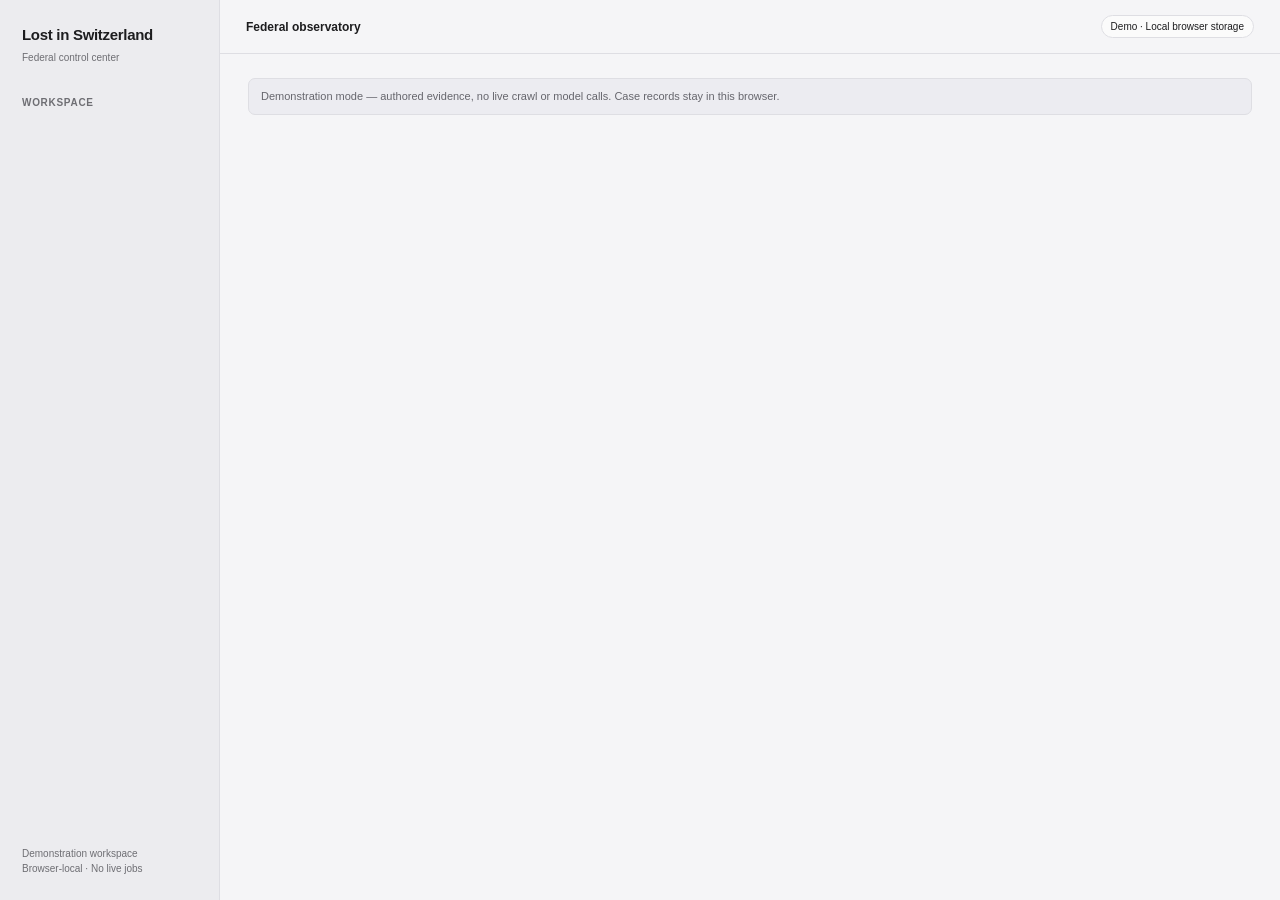
<file: track_2a/web/pages/index.html>
<!doctype html>
<html lang="en"><head><meta charset="utf-8"><meta name="viewport" content="width=device-width,initial-scale=1">
<meta http-equiv="Content-Security-Policy" content="default-src 'none'; script-src 'self'; style-src 'self'; connect-src 'none'; img-src 'none'; base-uri 'none'; form-action 'none'">
<meta name="description" content="Explore Lost in Switzerland: a federal multilingual quality observatory. Interactive demonstration with authored evidence.">
<title>Lost in Switzerland · Federal observatory</title><link rel="stylesheet" href="./style.css"></head>
<body><aside><div class="brand">Lost in Switzerland<small>Federal control center</small></div><div class="label">Workspace</div><nav id="navigation" aria-label="Main navigation"></nav><div class="runtime">Demonstration workspace<br>Browser-local · No live jobs</div></aside>
<main><header class="toolbar"><strong id="breadcrumb">Federal observatory</strong><span class="chip">Demo · Local browser storage</span></header><div class="content"><div class="alert">Demonstration mode — authored evidence, no live crawl or model calls. Case records stay in this browser.</div><div id="error" class="error" role="alert" hidden></div><div id="view"></div></div></main>
<script type="application/json" id="fixture">__PUBLIC_FIXTURE__</script><script src="./app.js"></script><noscript>This demonstration needs JavaScript. The local Python application remains available in the repository.</noscript></body></html>
</file>
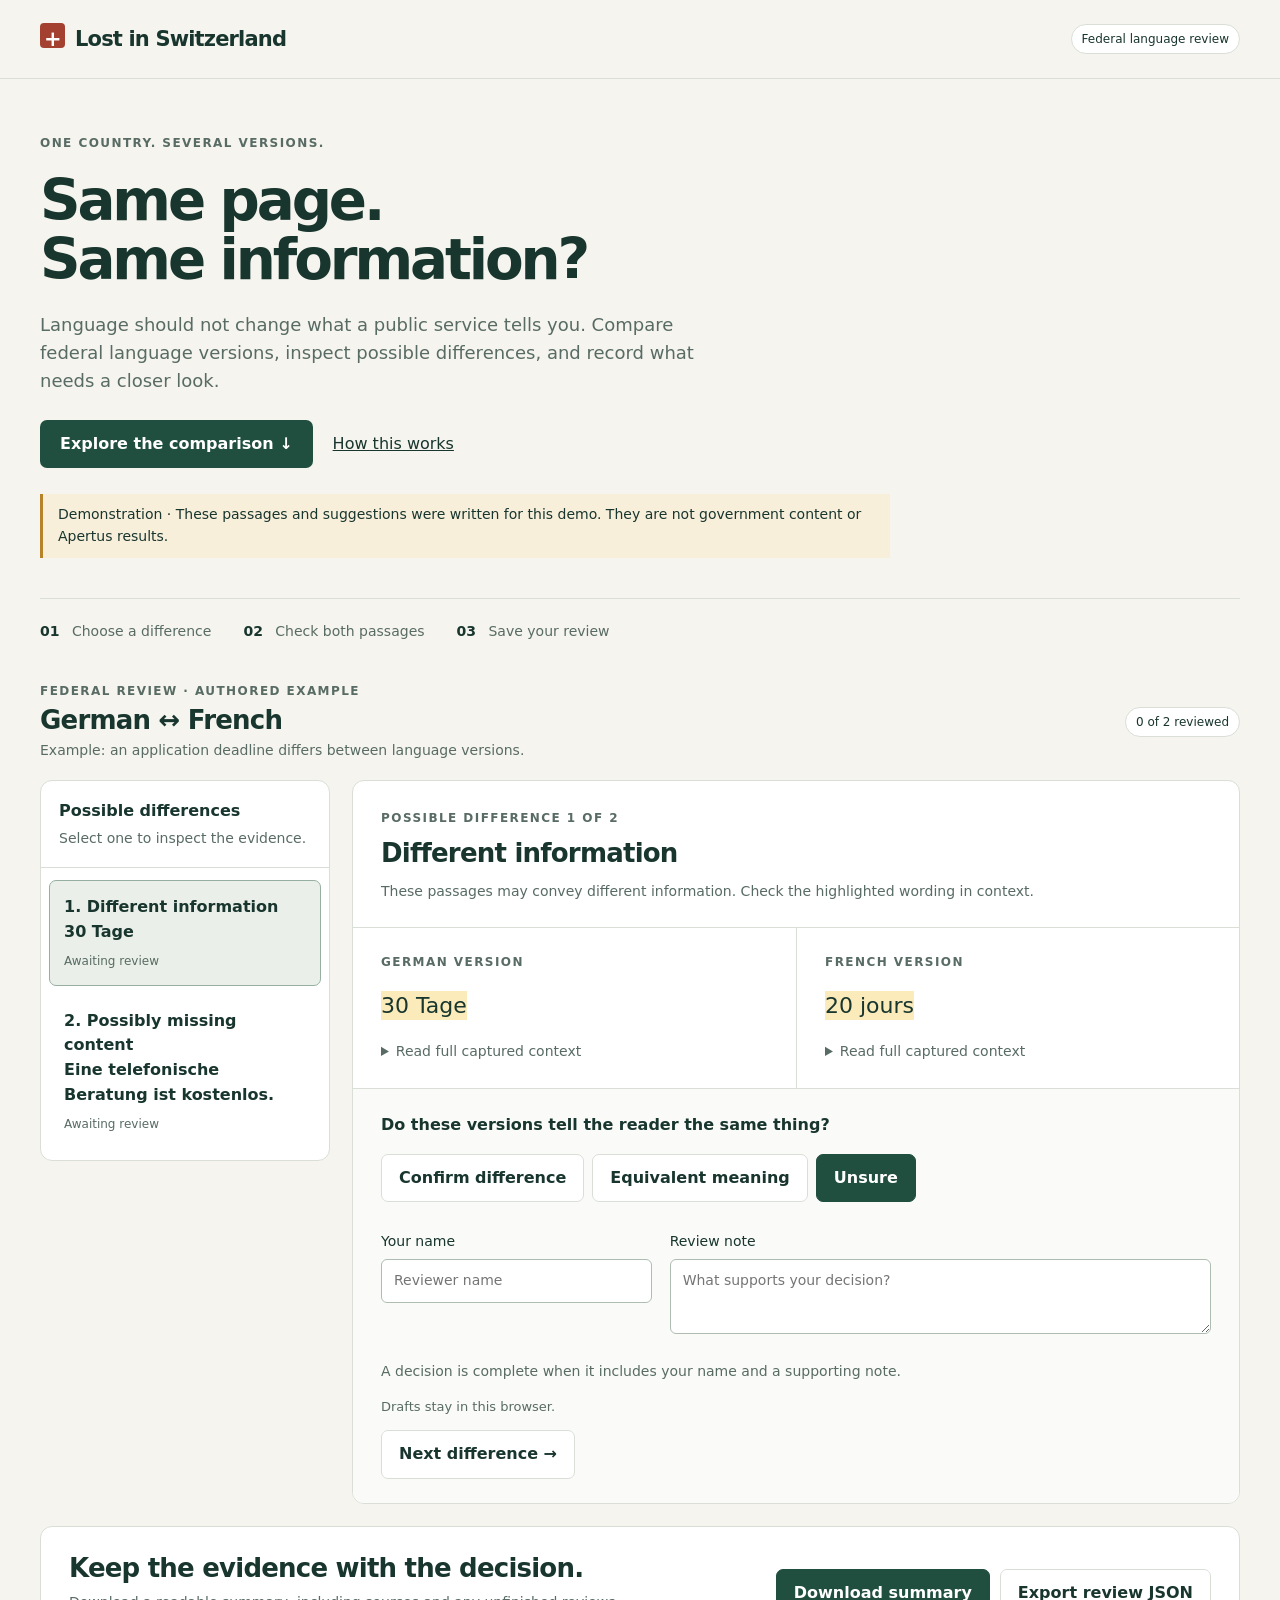
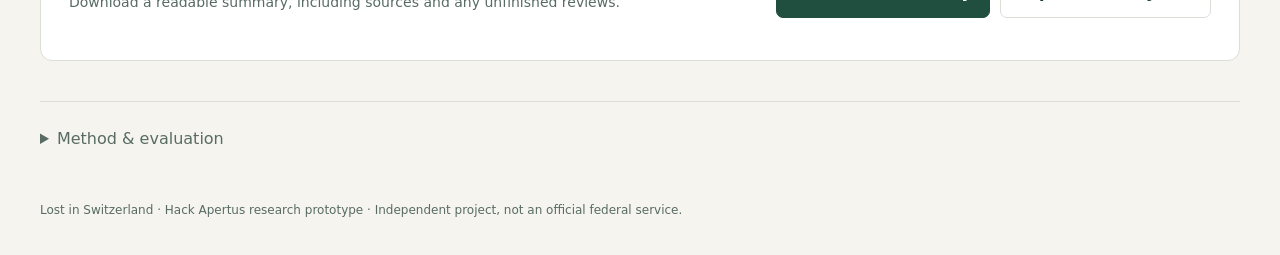
<file: track_2a/live_government_pilot/federal-desk-demo.html>
<!doctype html>
<html lang="en"><head><meta charset="utf-8"><meta name="viewport" content="width=device-width,initial-scale=1">
<title>Lost in Switzerland — Federal language review</title>
<style>
:root{--ink:#18352e;--muted:#586b64;--paper:#f5f4ee;--line:#d9dfd7;--green:#204e3f;--amber:#fbebba;--red:#a44030}*{box-sizing:border-box}body{margin:0;background:var(--paper);color:var(--ink);font:16px/1.55 system-ui,sans-serif}button,input,textarea{font:inherit}button,a,input,textarea{outline-offset:5px}button{cursor:pointer}button:disabled{cursor:not-allowed;opacity:.45}a{color:inherit}button{border:1px solid var(--line);border-radius:7px;padding:11px 17px;background:white;color:var(--ink);font-weight:600}.primary{background:var(--green);color:white;border-color:var(--green)}button:hover:not(:disabled){filter:brightness(.94)}.wrap{max-width:1320px;margin:auto;padding:0 40px}.top{border-bottom:1px solid var(--line)}.top .wrap{display:flex;align-items:center;justify-content:space-between;gap:20px;min-height:78px}.brand{font-weight:750;letter-spacing:-.04em;font-size:21px}.cross{display:inline-grid;place-items:center;background:var(--red);color:white;width:25px;height:25px;margin-right:10px;border-radius:4px}.eyebrow{font-size:12px;font-weight:750;letter-spacing:.12em;text-transform:uppercase;color:var(--muted)}.tag{font-size:12px;border:1px solid var(--line);border-radius:30px;padding:5px 10px;display:inline-block;background:white}h1{font-size:clamp(35px,4.4vw,62px);line-height:1.05;letter-spacing:-.055em;max-width:850px;margin:18px 0 22px;font-weight:650}h2{font-size:26px;letter-spacing:-.03em;line-height:1.2}h3{font-size:20px;letter-spacing:-.02em}.hero{padding:55px 0 40px}.hero p{max-width:680px;font-size:18px;color:var(--muted)}.intro-actions{display:flex;gap:20px;align-items:center;margin-top:25px}.notice{margin-top:26px;border-left:3px solid #b6822a;padding:10px 15px;background:#f8efdb;font-size:14px;max-width:850px}.steps{display:flex;gap:32px;border-top:1px solid var(--line);padding:22px 0;color:var(--muted);font-size:14px}.steps b{color:var(--ink);margin-right:8px}.workspace{scroll-margin-top:25px;margin-bottom:35px}.heading{display:flex;align-items:center;justify-content:space-between;gap:24px;margin:18px 0}.heading h2{margin:4px 0}.muted{color:var(--muted);font-size:14px}.layout{display:grid;grid-template-columns:290px minmax(0,1fr);gap:22px;align-items:start}.panel{border:1px solid var(--line);background:white;border-radius:12px;overflow:hidden}.list-head{padding:18px;border-bottom:1px solid var(--line)}.list-head p{margin:4px 0 0}#findings{padding:8px}.finding{width:100%;text-align:left;margin:4px 0;border-color:transparent;background:transparent;padding:14px}.finding[aria-pressed=true]{background:#eaf0e9;border-color:#96afa1}.finding span{display:block}.finding .muted{font-weight:400;font-size:12px;margin-top:7px}.detail-head{padding:24px 28px;border-bottom:1px solid var(--line)}.detail-head h2{margin:8px 0 12px}.detail-head p{margin:0}.evidence{display:grid;grid-template-columns:1fr 1fr}.source{padding:25px 28px;min-width:0}.source+ .source{border-left:1px solid var(--line)}blockquote{margin:18px 0;font-size:22px;line-height:1.55;overflow-wrap:anywhere}mark{background:var(--amber);padding:2px 0;color:inherit}.source details{font-size:14px}.source details p{white-space:pre-wrap;overflow-wrap:anywhere}summary{cursor:pointer;color:var(--muted)}.review{border-top:1px solid var(--line);padding:24px 28px;background:#fafbf8}.choices{display:flex;gap:8px;flex-wrap:wrap;margin:16px 0}.choices button[aria-pressed=true]{background:var(--green);color:white;border-color:var(--green)}label{display:block;font-size:14px;margin:13px 0}input[type=text],textarea{display:block;width:100%;padding:10px 12px;border:1px solid #aebcb2;border-radius:6px;background:white;color:var(--ink);margin-top:6px}textarea{resize:vertical;min-height:75px}.fields{display:grid;grid-template-columns:1fr 2fr;gap:18px}.feedback{font-size:13px;min-height:20px;color:var(--muted)}.export{padding:26px 28px;margin-top:22px;display:flex;justify-content:space-between;align-items:center;gap:25px}.export h2{margin:0 0 8px}.buttons{display:flex;gap:10px;flex-wrap:wrap}.empty{padding:45px}.method{padding:25px 0;border-top:1px solid var(--line);margin-top:40px}.method p{max-width:850px;font-size:14px;color:var(--muted)}footer{padding:25px 0 35px;font-size:12px;color:var(--muted)}[hidden]{display:none!important}.skip{position:absolute;left:-9999px}.skip:focus{left:20px;top:10px;background:white;padding:10px;z-index:2}@media(max-width:850px){.wrap{padding:0 20px}.layout{grid-template-columns:1fr}.hero{padding-top:35px}.steps{gap:16px;flex-wrap:wrap}.export{display:block}.buttons{margin-top:18px}.heading{align-items:start}.fields{grid-template-columns:1fr;gap:0}}@media(max-width:560px){.evidence{grid-template-columns:1fr}.source+.source{border-left:0;border-top:1px solid var(--line)}.top .wrap{min-height:65px}.brand{font-size:17px}.top .tag{display:none}.brand{white-space:nowrap}.detail-head,.source,.review{padding:20px}.intro-actions{align-items:start;flex-direction:column}.heading{flex-direction:column;gap:5px}blockquote{font-size:20px}}@media(prefers-reduced-motion:no-preference){html{scroll-behavior:smooth}}@media print{.hero,.top,.steps,button,.choices,.fields,footer{display:none}.layout{display:block}.panel{break-inside:avoid}}
</style></head><body>
<a class="skip" href="#workspace">Skip to comparison</a>
<header class="top"><div class="wrap"><div class="brand"><span class="cross" aria-hidden="true">+</span>Lost in Switzerland</div><span class="tag">Federal language review</span></div></header>
<main class="wrap"><section class="hero"><div class="eyebrow">One country. Several versions.</div><h1>Same page.<br>Same information?</h1><p>Language should not change what a public service tells you. Compare federal language versions, inspect possible differences, and record what needs a closer look.</p><div class="intro-actions"><a class="primary" style="padding:12px 20px;border-radius:7px;text-decoration:none;font-weight:650" href="#workspace" id="start">Explore the comparison ↓</a><a href="#method">How this works</a></div><div class="notice" id="notice"></div></section>
<div class="steps" aria-label="Review steps"><span><b>01</b> Choose a difference</span><span><b>02</b> Check both passages</span><span><b>03</b> Save your review</span></div>
<section class="workspace" id="workspace" tabindex="-1"><div class="heading"><div><div class="eyebrow" id="office"></div><h2 id="comparison"></h2><div class="muted" id="capture"></div></div><span class="tag" id="progress" role="status"></span></div>
<div class="layout"><aside class="panel"><div class="list-head"><strong>Possible differences</strong><p class="muted">Select one to inspect the evidence.</p></div><div id="findings"></div></aside><section class="panel" id="detail" aria-label="Selected difference"></section></div>
<section class="panel export"><div><h2>Keep the evidence with the decision.</h2><div class="muted">Download a readable summary, including sources and any unfinished reviews.</div><div id="export-status" class="feedback" role="status"></div></div><div class="buttons"><button class="primary" id="summary">Download summary</button><button id="download">Export review JSON</button></div></section></section>
<details class="method" id="method"><summary>Method &amp; evaluation</summary><p>This workspace shows possible semantic differences, not an automatic verdict. Check the original passages and their context before confirming a difference. Missing content needs a check of the full source.</p><p id="method-description"></p><p>The research benchmark measures token-level agreement with human annotations. This review workspace is a separate application; no benchmark accuracy is claimed here. Analysis is prepared by the local runner; this page does not start inference or monitor websites.</p><p>Reviews are saved in this browser when storage is available. Reviewer names are self-declared. The JSON export remains a draft for validation with the project’s review command.</p></details>
<footer>Lost in Switzerland · Hack Apertus research prototype · Independent project, not an official federal service.</footer></main>
<script type="application/json" id="bundle">{"schema": "lost-in-switzerland/federal-desk/v1", "fixture": true, "left": {"schema": "live_government_pilot/v1", "artifact_kind": "fixture_capture", "profile": "bfe-federal", "source_url": "https://www.bfe.admin.ch/de/fixture", "canonical_url": "https://www.bfe.admin.ch/de/fixture", "locale": "de", "retrieved_at_utc": "2026-10-14T12:00:00+00:00", "sha256_html": "05d348748d29ed30bfe0a7fe0994b3b439fc99b4856f76a7b066640c8aa10e68", "extraction_revision": "lis-main-content-v1", "offset_basis": "Unicode code-point offsets into extracted_text after whitespace normalization", "extracted_text": "Antragsverfahren · Beispiel\nDie Frist beträgt 30 Tage.\nDer Antrag kann online eingereicht werden.\nEine telefonische Beratung ist kostenlos.", "sha256_extract": "8419df2f3d1432a1db084b9b609bc05642b952d0d443c4ee1b6aaf3148637a66", "blocks": [{"id": "block-001", "order": 0, "section_order": 1, "kind": "heading", "text": "Antragsverfahren · Beispiel", "start": 0, "end": 27}, {"id": "block-002", "order": 1, "section_order": 1, "kind": "paragraph", "text": "Die Frist beträgt 30 Tage.", "start": 28, "end": 54}, {"id": "block-003", "order": 2, "section_order": 1, "kind": "paragraph", "text": "Der Antrag kann online eingereicht werden.", "start": 55, "end": 97}, {"id": "block-004", "order": 3, "section_order": 1, "kind": "paragraph", "text": "Eine telefonische Beratung ist kostenlos.", "start": 98, "end": 139}], "rights_note": "Project-authored synthetic fixture", "fixture": true, "content_address": "sha256:05d348748d29ed30bfe0a7fe0994b3b439fc99b4856f76a7b066640c8aa10e68"}, "right": {"schema": "live_government_pilot/v1", "artifact_kind": "fixture_capture", "profile": "bfe-federal", "source_url": "https://www.bfe.admin.ch/fr/fixture", "canonical_url": "https://www.bfe.admin.ch/fr/fixture", "locale": "fr", "retrieved_at_utc": "2026-10-14T12:00:00+00:00", "sha256_html": "ff3b5a1f1d4db35a534b927f4578e3255c0948e396dacd4514fa0f82c1a226af", "extraction_revision": "lis-main-content-v1", "offset_basis": "Unicode code-point offsets into extracted_text after whitespace normalization", "extracted_text": "Procédure de demande · Exemple\nLe délai est de 20 jours.\nLa demande peut être déposée en ligne.", "sha256_extract": "9f5a22e926762d1546c7d2b29a3f0f529df274d4d0050a68201cb9f29a989f18", "blocks": [{"id": "block-001", "order": 0, "section_order": 1, "kind": "heading", "text": "Procédure de demande · Exemple", "start": 0, "end": 30}, {"id": "block-002", "order": 1, "section_order": 1, "kind": "paragraph", "text": "Le délai est de 20 jours.", "start": 31, "end": 56}, {"id": "block-003", "order": 2, "section_order": 1, "kind": "paragraph", "text": "La demande peut être déposée en ligne.", "start": 57, "end": 95}], "rights_note": "Project-authored synthetic fixture", "fixture": true, "content_address": "sha256:ff3b5a1f1d4db35a534b927f4578e3255c0948e396dacd4514fa0f82c1a226af"}, "provenance": {"rights_basis": "Project-authored synthetic fixture", "pairing_rationale": "Authored paired example", "reviewer": "fixture-author", "captured_at_utc": "2026-10-14T12:00:00+00:00", "left": {"url": "https://www.bfe.admin.ch/de/fixture", "language": "de"}, "right": {"url": "https://www.bfe.admin.ch/fr/fixture", "language": "fr"}}, "analysis": {"status": "complete", "parsed": [{"left": "30 Tage", "right": "20 jours", "kind": "CHANGE"}, {"left": "Eine telefonische Beratung ist kostenlos.", "right": "", "kind": "LEFT_ONLY"}], "candidates": [{"id": "e9aa8e1e96a098184bed74473ab9113af24426312fd1cdf60c8494c7318ea88c", "left": "30 Tage", "right": "20 jours", "kind": "CHANGE", "locations": {"left": [{"start": 46, "end": 53}], "right": [{"start": 47, "end": 55}]}, "evidence": "located", "absence_needs_full_source_review": false}, {"id": "d38abd006efcdb4dcc30ad84525264920be7fc41060328790f21303df9a48f2a", "left": "Eine telefonische Beratung ist kostenlos.", "right": "", "kind": "LEFT_ONLY", "locations": {"left": [{"start": 98, "end": 139}], "right": []}, "evidence": "located", "absence_needs_full_source_review": true}], "model_calls": 0, "method": "authored-fixture-output-not-model"}, "publication": "project_authored_fixture", "watch": "not_implemented", "digest": "fcdebfc778a24b34669254282d788aed0b08e4ea543ee3a6e43296cfc14f4892"}</script>
<script>
'use strict';
const b=JSON.parse(document.querySelector('#bundle').textContent),cs=b.analysis.candidates,key='federal-review:'+b.digest;
const $=s=>document.querySelector(s),el=(tag,text,cls)=>{const n=document.createElement(tag);if(text!==undefined)n.textContent=text;if(cls)n.className=cls;return n};
const langs={de:'German',fr:'French',it:'Italian',en:'English'},names={confirmed:'Difference confirmed',rejected:'Equivalent meaning',unresolved:'Unsure'},choices={confirmed:'Confirm difference',rejected:'Equivalent meaning',unresolved:'Unsure'};
let drafts={},selected=0,storageOK=true;
try{const saved=JSON.parse(localStorage.getItem(key)||'{}');for(const c of cs){const d=saved[c.id];if(d&&Object.hasOwn(names,d.state)&&typeof d.reviewer==='string'&&typeof d.reason==='string')drafts[c.id]={candidate_id:c.id,state:d.state,reviewer:d.reviewer,reason:d.reason,full_source_checked:d.full_source_checked===true}}}catch(e){storageOK=false}
for(const c of cs)drafts[c.id]??={candidate_id:c.id,state:'unresolved',reviewer:'',reason:'',full_source_checked:false};
$('#notice').textContent=b.fixture?'Demonstration · These passages and suggestions were written for this demo. They are not government content or Apertus results.':'Captured federal pages · Suggestions need human review. A detected difference is not yet a verified error.';
$('#office').textContent=b.fixture?'Federal review · Authored example':'Swiss Federal Office of Energy · Captured pages';
$('#comparison').textContent=langs[b.left.locale]+' ↔ '+langs[b.right.locale];
$('#capture').textContent=b.fixture?'Example: an application deadline differs between language versions.':'Source captures: '+b.left.retrieved_at_utc+' / '+b.right.retrieved_at_utc;
$('#method-description').textContent=b.fixture?'This demonstration makes zero model calls. The example illustrates the review workflow.':'Analysis status: '+b.analysis.status+'. Method: '+(b.analysis.provenance?.method||b.analysis.method||'Not run')+'.';
function title(c){if(c.kind==='CHANGE')return 'Different information';return 'Possibly missing content'}
function eligible(c,d){return c.evidence==='located'&&(!c.absence_needs_full_source_review||d.full_source_checked)}
function complete(c){const d=drafts[c.id];return d.state!=='unresolved'&&d.reviewer.trim()&&d.reason.trim()&&(d.state!=='confirmed'||eligible(c,d))}
function persist(){try{localStorage.setItem(key,JSON.stringify(drafts));storageOK=true}catch(e){storageOK=false}updateProgress();const f=$('#save-status');if(f)f.textContent=storageOK?'Draft saved in this browser.':'Browser storage unavailable. Download your review before closing.'}
function updateProgress(){const done=cs.filter(complete).length;$('#progress').textContent=done+' of '+cs.length+' reviewed';for(const [i,c] of cs.entries()){const btn=$('#finding-'+i);if(btn){btn.setAttribute('aria-pressed',String(i===selected));btn.querySelector('.muted').textContent=complete(c)?names[drafts[c.id].state]:'Awaiting review'}}}
function showSources(root,c){const grid=el('div',undefined,'evidence');for(const side of ['left','right']){const doc=b[side],a=el('article',undefined,'source');a.append(el('div',langs[doc.locale]+' version','eyebrow'));const quote=el('blockquote');if(c&&c[side])quote.append(el('mark',c[side]));else quote.textContent=c?'No counterpart identified. Check the full source.':'Full captured text';a.append(quote);const details=el('details');details.append(el('summary','Read full captured context'));for(const block of doc.blocks){const p=el(block.kind==='heading'?'h3':'p');const ranges=(c?.locations[side]||[]).filter(x=>x.start<block.end&&x.end>block.start).map(x=>[Math.max(0,x.start-block.start),Math.min(block.text.length,x.end-block.start)]).sort((a,b)=>a[0]-b[0]);let cursor=0;for(const [start,end] of ranges){if(start<cursor)continue;p.append(document.createTextNode(block.text.slice(cursor,start)),el('mark',block.text.slice(start,end)));cursor=end}p.append(document.createTextNode(block.text.slice(cursor)));details.append(p)}a.append(details);if(!b.fixture){const link=el('a','Open original page ↗');link.href=doc.source_url;link.target='_blank';link.rel='noopener noreferrer';a.append(link)}grid.append(a)}root.append(grid)}
function render(){const root=$('#detail');root.replaceChildren();if(!cs.length){const box=el('div',undefined,'empty');box.append(el('h2',b.analysis.status==='complete'?'No possible differences returned':b.analysis.status==='not_run'?'Ready for analysis':'Analysis did not produce usable results'),el('p',b.analysis.status==='complete'?'This does not establish that the pages are equivalent. You can still read both captured sources.':'Both sources remain available. The local runner prepares analysis; no automatic retry happens here.'));root.append(box);showSources(root,null);return}
const c=cs[selected],d=drafts[c.id],head=el('div',undefined,'detail-head');head.append(el('span','POSSIBLE DIFFERENCE '+(selected+1)+' OF '+cs.length,'eyebrow'),el('h2',title(c)),el('p',c.kind==='CHANGE'?'These passages may convey different information. Check the highlighted wording in context.':'The comparison suggests content appears in only one version. Check both full sources before confirming.','muted'));root.append(head);showSources(root,c);
const review=el('section',undefined,'review');review.append(el('strong','Do these versions tell the reader the same thing?'));
if(c.evidence!=='located')review.append(el('p','The excerpts could not be located uniquely. Confirmation is unavailable; inspect the sources and leave a note.','muted'));
if(c.absence_needs_full_source_review){const label=el('label'),check=el('input');check.type='checkbox';check.checked=d.full_source_checked;check.onchange=()=>{d.full_source_checked=check.checked;if(!eligible(c,d)&&d.state==='confirmed')d.state='unresolved';persist();render()};label.append(check,document.createTextNode(' I checked both full sources for the missing content.'));review.append(label)}
const group=el('div',undefined,'choices');group.setAttribute('role','group');group.setAttribute('aria-label','Review decision');for(const state of Object.keys(choices)){const btn=el('button',choices[state]);btn.setAttribute('aria-pressed',String(d.state===state));btn.disabled=state==='confirmed'&&!eligible(c,d);btn.onclick=()=>{d.state=state;persist();render();[...$('#detail').querySelectorAll('.choices button')].find(x=>x.textContent===choices[state])?.focus()};group.append(btn)}review.append(group);
const fields=el('div',undefined,'fields');for(const [field,labelText] of [['reviewer','Your name'],['reason','Review note']]){const label=el('label',labelText+(d.state==='unresolved'?'':' · required'));const input=el(field==='reason'?'textarea':'input');if(field==='reviewer')input.type='text';input.value=d[field];input.placeholder=field==='reason'?'What supports your decision?':'Reviewer name';input.oninput=()=>{d[field]=input.value;persist()};label.append(input);fields.append(label)}review.append(fields,el('p','A decision is complete when it includes your name and a supporting note.','muted'),el('p',storageOK?'Drafts stay in this browser.':'Storage unavailable. Download before closing.','feedback'));review.lastChild.id='save-status';if(selected<cs.length-1){const next=el('button','Next difference →');next.onclick=()=>select(selected+1,true);review.append(next)}root.append(review);updateProgress()}
function select(i,focus=false){selected=i;render();updateProgress();if(focus){$('#detail').tabIndex=-1;$('#detail').focus()}}
for(const [i,c] of cs.entries()){const button=el('button',undefined,'finding');button.id='finding-'+i;button.append(el('span',(i+1)+'. '+title(c)),el('span',((c.left||c.right).slice(0,65))),el('span','Awaiting review','muted'));button.onclick=()=>select(i,true);$('#findings').append(button)}
if(!cs.length)$('#findings').append(el('p','No suggestions to review.','muted'));render();updateProgress();
function download(content,type,name){const url=URL.createObjectURL(new Blob([content],{type}));const a=el('a');a.href=url;a.download=name;document.body.append(a);a.click();a.remove();setTimeout(()=>URL.revokeObjectURL(url),1000)}
$('#download').onclick=()=>{download(JSON.stringify({bundle_digest:b.digest,reviews:Object.values(drafts)},null,2),'application/json','federal-review-draft.json');$('#export-status').textContent='JSON draft downloaded. Incomplete reviews still need a name and note before validation.'};
$('#summary').onclick=()=>{const lines=['LOST IN SWITZERLAND — REVIEW SUMMARY',b.fixture?'AUTHORED DEMONSTRATION — NOT GOVERNMENT CONTENT OR MODEL RESULTS':'PRIVATE FEDERAL CAPTURE',new Date().toISOString(),''];for(const side of ['left','right'])lines.push(langs[b[side].locale]+': '+b[side].source_url,'Capture: '+b[side].retrieved_at_utc,'Source hash: '+b[side].sha256_extract);lines.push('','Analysis: '+b.analysis.status,'Method: '+(b.analysis.provenance?.method||b.analysis.method||'Not run'),'');for(const [i,c] of cs.entries()){const d=drafts[c.id];lines.push((i+1)+'. '+title(c),langs[b.left.locale]+': '+(c.left||'[No counterpart identified]'),langs[b.right.locale]+': '+(c.right||'[No counterpart identified]'),'Decision: '+(complete(c)?names[d.state]:'UNFINISHED — '+names[d.state]),'Reviewer: '+(d.reviewer||'Not supplied'),'Note: '+(d.reason||'Not supplied'),'Full sources checked: '+d.full_source_checked,'')}lines.push('Review bundle: '+b.digest,'Self-declared review; not an official finding. No suggestions does not establish equivalence.');download(lines.join('\n'),'text/plain;charset=utf-8','federal-review-summary.txt');$('#export-status').textContent='Readable summary downloaded, including unfinished reviews.'};
</script></body></html>
</file>
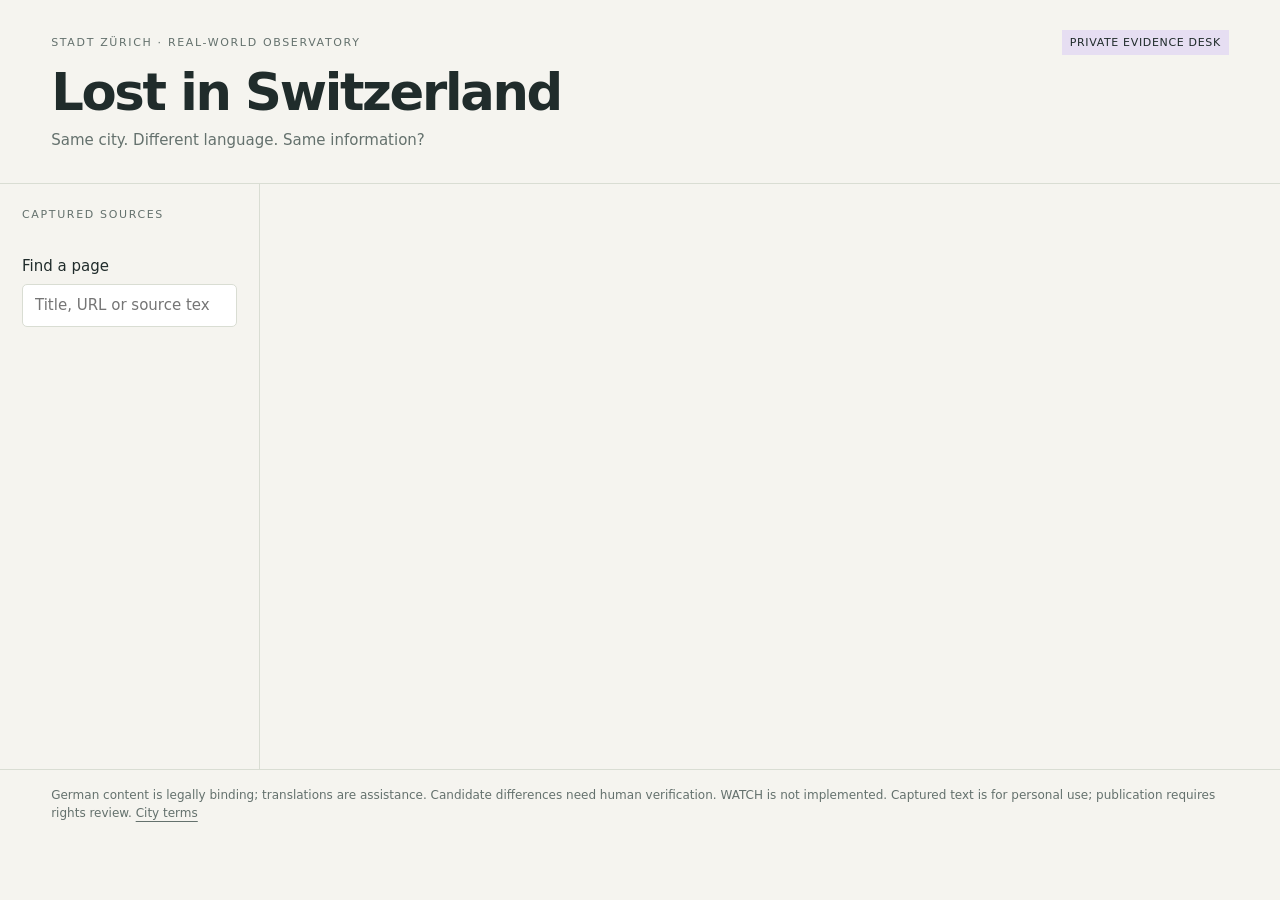
<file: track_2a/zurich_pilot/evidence_desk.html>
<!doctype html>
<html lang="en"><head><meta charset="utf-8"><meta name="viewport" content="width=device-width,initial-scale=1">
<meta http-equiv="Content-Security-Policy" content="default-src 'none'; script-src 'unsafe-inline'; style-src 'unsafe-inline'; connect-src 'none'; base-uri 'none'; form-action 'none'">
<title>Lost in Switzerland — Evidence desk</title>
<style>
:root{--paper:#f5f4ef;--ink:#202c2b;--muted:#64716d;--line:#d9ddd3;--green:#d9e7b3;--purple:#e6def2;--orange:#efd9bd}*{box-sizing:border-box}body{margin:0;background:var(--paper);color:var(--ink);font:15px/1.55 system-ui,-apple-system,BlinkMacSystemFont,"Segoe UI",sans-serif}button,input,select,textarea{font:inherit;color:inherit}button,select,input,textarea{border:1px solid var(--line);background:#fff;border-radius:5px;padding:9px 12px}button{cursor:pointer}button:hover{background:var(--green)}button:focus-visible,a:focus-visible,input:focus-visible,select:focus-visible,textarea:focus-visible{outline:3px solid #7774c0;outline-offset:2px}a{color:inherit;text-underline-offset:4px}header{padding:30px 4vw 22px;border-bottom:1px solid var(--line)}.eyebrow{font-size:11px;letter-spacing:.15em;text-transform:uppercase;color:var(--muted)}h1{font-size:clamp(30px,4vw,52px);letter-spacing:-.045em;line-height:1.06;margin:10px 0}header p{margin:8px 0;color:var(--muted)}.topline{display:flex;justify-content:space-between;gap:20px;align-items:center}.badge{display:inline-block;font-size:11px;text-transform:uppercase;letter-spacing:.06em;padding:4px 8px;background:var(--purple)}.layout{display:grid;grid-template-columns:260px minmax(0,1fr);min-height:65vh}aside{border-right:1px solid var(--line);padding:22px}aside button{display:block;width:100%;margin:9px 0;text-align:left;background:transparent;border:0;border-bottom:1px solid var(--line);border-radius:0;padding:15px 8px}aside button.active{background:var(--green)}aside small{display:block;color:var(--muted)}main{padding:24px 3vw;min-width:0}.metrics{display:flex;gap:25px;flex-wrap:wrap;margin:12px 0 20px}.metrics b{font-size:25px}.metrics span{font-size:12px;color:var(--muted)}.toolbar{display:flex;gap:10px;align-items:center;flex-wrap:wrap;margin:20px 0}.notice{padding:12px 16px;background:#eaece3;border-left:3px solid #869563;margin:15px 0}.grid{display:grid;grid-template-columns:1fr 1fr;gap:28px}.doc{min-width:0}.dochead{border-bottom:1px solid var(--line);padding-bottom:12px;margin-bottom:18px}.dochead h3{font-size:18px;margin:8px 0}.dochead small{display:block;color:var(--muted);word-break:break-word}.block{white-space:pre-wrap;overflow-wrap:anywhere;margin:10px 0}.block.heading{font-size:19px;font-weight:600;margin-top:24px}.block.list_item{border-left:2px solid var(--line);padding-left:14px}.block.table_row{font-family:ui-monospace,monospace;border-bottom:1px solid var(--line);padding:8px 0}.locator{display:block;font-size:10px;color:var(--muted)}mark{background:var(--orange);color:inherit;padding:1px 0}.candidate{border:1px solid var(--line);padding:17px;margin:10px 0;background:#fafaf7}.candidate.selected{border-color:#828d66;background:#f0f3e5}.candidate button{margin:8px 8px 0 0}.candidate p{margin:6px 0}.candidate small{color:var(--muted)}details{margin:18px 0;border-top:1px solid var(--line);padding-top:12px}pre{white-space:pre-wrap;overflow-wrap:anywhere;font-size:12px}.review{display:grid;gap:9px;margin-top:12px}.review label{display:grid;gap:4px}.empty{padding:40px 0;max-width:650px}.empty h2{font-size:28px;letter-spacing:-.025em}footer{border-top:1px solid var(--line);padding:16px 4vw;color:var(--muted);font-size:12px}.quiet{color:var(--muted)}@media(max-width:850px){.layout{grid-template-columns:1fr}aside{border-right:0;border-bottom:1px solid var(--line)}aside button{padding:8px}.grid{grid-template-columns:1fr}header{padding:22px}main{padding:20px}.topline{align-items:flex-start}}

.doc{border:1px solid var(--line);border-radius:6px;overflow:hidden;background:#fdfdfb}.dochead{padding:14px;margin:0;background:#f0f1e9}.dochead select{width:100%;margin-top:10px;font-size:12px}.source-body{max-height:65vh;overflow:auto;padding:12px 16px;position:relative;scrollbar-gutter:stable}.block-row{display:grid;grid-template-columns:25px minmax(0,1fr);gap:8px}.block-number{border:0;background:transparent;padding:12px 0;color:var(--muted);font:10px ui-monospace,monospace;align-self:start}.block{min-width:0}.tabs{display:flex;gap:8px;flex-wrap:wrap;border-bottom:1px solid var(--line);padding-bottom:10px;margin:15px 0}.tabs button.active{background:var(--ink);color:white}.value-list{display:flex;gap:8px;flex-wrap:wrap;margin:12px 0}.value-list button{font-size:12px}.value-list button.active{background:var(--green)}mark.fact{background:var(--green)}mark.search{background:#e9e1a4}.inspector{background:#eee8f6;padding:14px;margin:12px 0;font-size:12px;overflow-wrap:anywhere}.workflow{display:grid;grid-template-columns:repeat(4,1fr);gap:10px;margin:12px 0;font-size:12px}.workflow div{border-top:2px solid var(--line);padding-top:8px}.workflow small{display:block;color:var(--muted)}.toolbar input{min-width:140px;flex:1}.review-tools{display:flex;gap:8px;flex-wrap:wrap;margin:12px 0;font-size:12px}.review-tools input{max-width:100%;font-size:12px}.focused{background:#eee8f6}#announce{position:absolute;width:1px;height:1px;overflow:hidden;clip-path:inset(50%)}@media(max-width:850px){.source-body{max-height:55vh}.workflow{grid-template-columns:repeat(2,1fr)}.dochead{padding:12px}.tabs button{font-size:12px}}
.workflow div.done{border-top-color:#acbd84}
</style></head><body>
<header><div class="topline"><div class="eyebrow">Stadt Zürich · Real-world observatory</div><span class="badge">Private evidence desk</span></div><h1>Lost in Switzerland</h1><p>Same city. Different language. Same information?</p></header>
<div class="layout"><aside><div class="eyebrow">Captured sources</div><div id="metrics" class="metrics"></div><label for="search">Find a page</label><input id="search" type="search" placeholder="Title, URL or source text" style="width:100%;margin-top:6px"><div id="nav"></div></aside><main id="content"></main></div>
<footer>German content is legally binding; translations are assistance. Candidate differences need human verification. WATCH is not implemented. Captured text is for personal use; publication requires rights review. <a href="https://www.stadt-zuerich.ch/de/service/rechtliche-hinweise.html" target="_blank" rel="noopener noreferrer">City terms</a></footer>
<div id="announce" aria-live="polite"></div><script type="application/json" id="desk-data">__DESK_DATA__</script>
<script>
__DESK_SCRIPT__
</script></body></html>
</file>
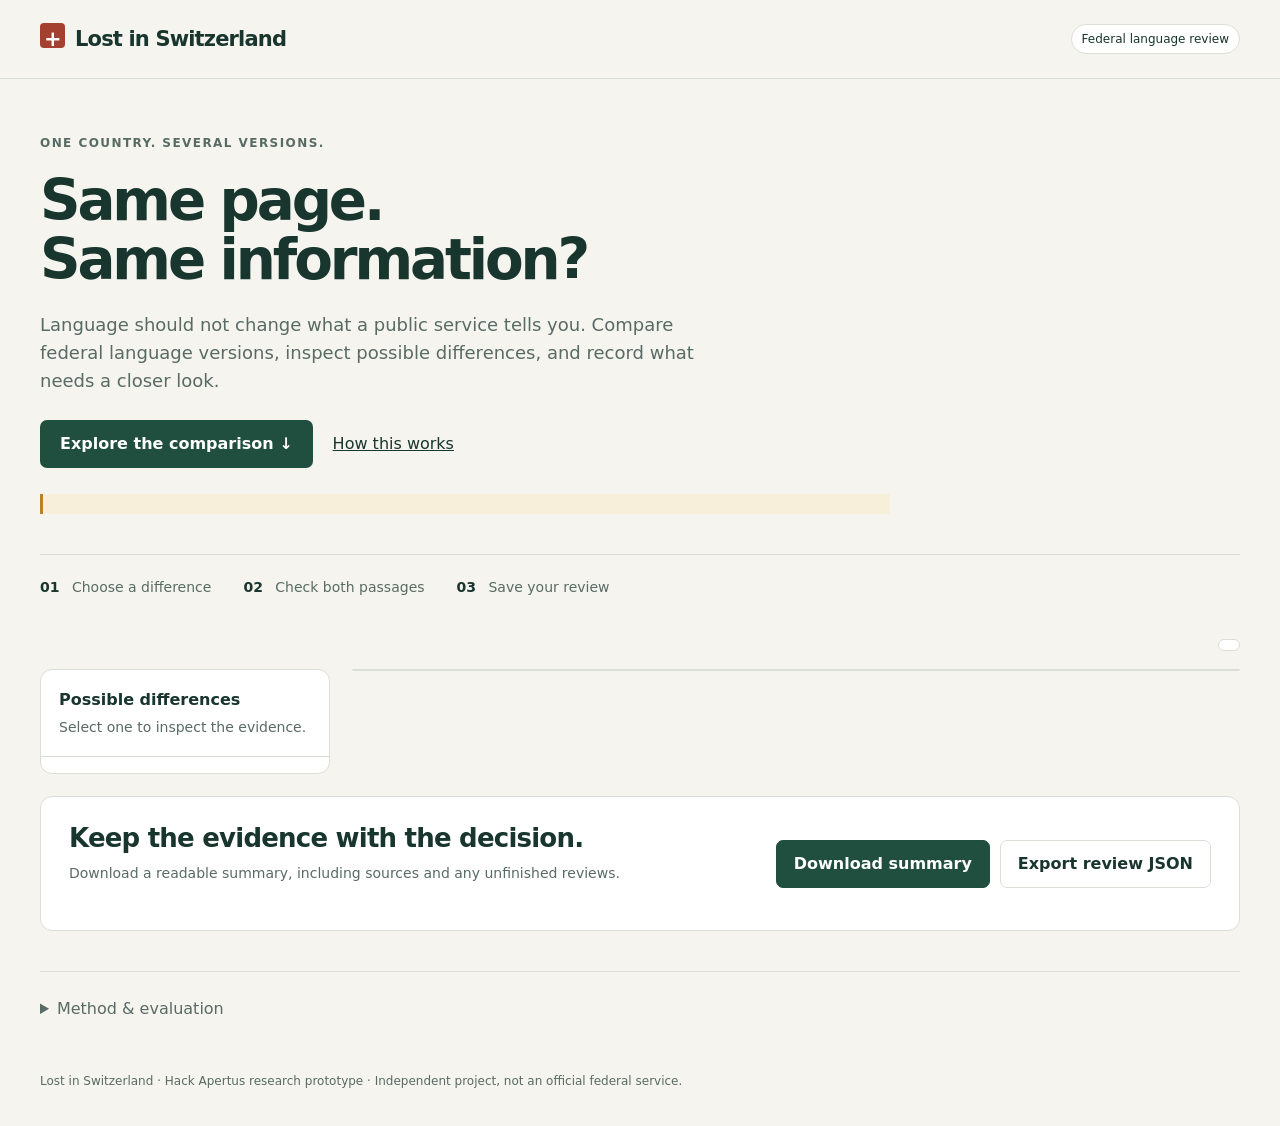
<file: track_2a/src/uzh_rsd/federal_desk.html>
<!doctype html>
<html lang="en"><head><meta charset="utf-8"><meta name="viewport" content="width=device-width,initial-scale=1">
<title>Lost in Switzerland — Federal language review</title>
<style>
:root{--ink:#18352e;--muted:#586b64;--paper:#f5f4ee;--line:#d9dfd7;--green:#204e3f;--amber:#fbebba;--red:#a44030}*{box-sizing:border-box}body{margin:0;background:var(--paper);color:var(--ink);font:16px/1.55 system-ui,sans-serif}button,input,textarea{font:inherit}button,a,input,textarea{outline-offset:5px}button{cursor:pointer}button:disabled{cursor:not-allowed;opacity:.45}a{color:inherit}button{border:1px solid var(--line);border-radius:7px;padding:11px 17px;background:white;color:var(--ink);font-weight:600}.primary{background:var(--green);color:white;border-color:var(--green)}button:hover:not(:disabled){filter:brightness(.94)}.wrap{max-width:1320px;margin:auto;padding:0 40px}.top{border-bottom:1px solid var(--line)}.top .wrap{display:flex;align-items:center;justify-content:space-between;gap:20px;min-height:78px}.brand{font-weight:750;letter-spacing:-.04em;font-size:21px}.cross{display:inline-grid;place-items:center;background:var(--red);color:white;width:25px;height:25px;margin-right:10px;border-radius:4px}.eyebrow{font-size:12px;font-weight:750;letter-spacing:.12em;text-transform:uppercase;color:var(--muted)}.tag{font-size:12px;border:1px solid var(--line);border-radius:30px;padding:5px 10px;display:inline-block;background:white}h1{font-size:clamp(35px,4.4vw,62px);line-height:1.05;letter-spacing:-.055em;max-width:850px;margin:18px 0 22px;font-weight:650}h2{font-size:26px;letter-spacing:-.03em;line-height:1.2}h3{font-size:20px;letter-spacing:-.02em}.hero{padding:55px 0 40px}.hero p{max-width:680px;font-size:18px;color:var(--muted)}.intro-actions{display:flex;gap:20px;align-items:center;margin-top:25px}.notice{margin-top:26px;border-left:3px solid #b6822a;padding:10px 15px;background:#f8efdb;font-size:14px;max-width:850px}.steps{display:flex;gap:32px;border-top:1px solid var(--line);padding:22px 0;color:var(--muted);font-size:14px}.steps b{color:var(--ink);margin-right:8px}.workspace{scroll-margin-top:25px;margin-bottom:35px}.heading{display:flex;align-items:center;justify-content:space-between;gap:24px;margin:18px 0}.heading h2{margin:4px 0}.muted{color:var(--muted);font-size:14px}.layout{display:grid;grid-template-columns:290px minmax(0,1fr);gap:22px;align-items:start}.panel{border:1px solid var(--line);background:white;border-radius:12px;overflow:hidden}.list-head{padding:18px;border-bottom:1px solid var(--line)}.list-head p{margin:4px 0 0}#findings{padding:8px}.finding{width:100%;text-align:left;margin:4px 0;border-color:transparent;background:transparent;padding:14px}.finding[aria-pressed=true]{background:#eaf0e9;border-color:#96afa1}.finding span{display:block}.finding .muted{font-weight:400;font-size:12px;margin-top:7px}.detail-head{padding:24px 28px;border-bottom:1px solid var(--line)}.detail-head h2{margin:8px 0 12px}.detail-head p{margin:0}.evidence{display:grid;grid-template-columns:1fr 1fr}.source{padding:25px 28px;min-width:0}.source+ .source{border-left:1px solid var(--line)}blockquote{margin:18px 0;font-size:22px;line-height:1.55;overflow-wrap:anywhere}mark{background:var(--amber);padding:2px 0;color:inherit}.source details{font-size:14px}.source details p{white-space:pre-wrap;overflow-wrap:anywhere}summary{cursor:pointer;color:var(--muted)}.review{border-top:1px solid var(--line);padding:24px 28px;background:#fafbf8}.choices{display:flex;gap:8px;flex-wrap:wrap;margin:16px 0}.choices button[aria-pressed=true]{background:var(--green);color:white;border-color:var(--green)}label{display:block;font-size:14px;margin:13px 0}input[type=text],textarea{display:block;width:100%;padding:10px 12px;border:1px solid #aebcb2;border-radius:6px;background:white;color:var(--ink);margin-top:6px}textarea{resize:vertical;min-height:75px}.fields{display:grid;grid-template-columns:1fr 2fr;gap:18px}.feedback{font-size:13px;min-height:20px;color:var(--muted)}.export{padding:26px 28px;margin-top:22px;display:flex;justify-content:space-between;align-items:center;gap:25px}.export h2{margin:0 0 8px}.buttons{display:flex;gap:10px;flex-wrap:wrap}.empty{padding:45px}.method{padding:25px 0;border-top:1px solid var(--line);margin-top:40px}.method p{max-width:850px;font-size:14px;color:var(--muted)}footer{padding:25px 0 35px;font-size:12px;color:var(--muted)}[hidden]{display:none!important}.skip{position:absolute;left:-9999px}.skip:focus{left:20px;top:10px;background:white;padding:10px;z-index:2}@media(max-width:850px){.wrap{padding:0 20px}.layout{grid-template-columns:1fr}.hero{padding-top:35px}.steps{gap:16px;flex-wrap:wrap}.export{display:block}.buttons{margin-top:18px}.heading{align-items:start}.fields{grid-template-columns:1fr;gap:0}}@media(max-width:560px){.evidence{grid-template-columns:1fr}.source+.source{border-left:0;border-top:1px solid var(--line)}.top .wrap{min-height:65px}.brand{font-size:17px}.top .tag{display:none}.brand{white-space:nowrap}.detail-head,.source,.review{padding:20px}.intro-actions{align-items:start;flex-direction:column}.heading{flex-direction:column;gap:5px}blockquote{font-size:20px}}@media(prefers-reduced-motion:no-preference){html{scroll-behavior:smooth}}@media print{.hero,.top,.steps,button,.choices,.fields,footer{display:none}.layout{display:block}.panel{break-inside:avoid}}
</style></head><body>
<a class="skip" href="#workspace">Skip to comparison</a>
<header class="top"><div class="wrap"><div class="brand"><span class="cross" aria-hidden="true">+</span>Lost in Switzerland</div><span class="tag">Federal language review</span></div></header>
<main class="wrap"><section class="hero"><div class="eyebrow">One country. Several versions.</div><h1>Same page.<br>Same information?</h1><p>Language should not change what a public service tells you. Compare federal language versions, inspect possible differences, and record what needs a closer look.</p><div class="intro-actions"><a class="primary" style="padding:12px 20px;border-radius:7px;text-decoration:none;font-weight:650" href="#workspace" id="start">Explore the comparison ↓</a><a href="#method">How this works</a></div><div class="notice" id="notice"></div></section>
<div class="steps" aria-label="Review steps"><span><b>01</b> Choose a difference</span><span><b>02</b> Check both passages</span><span><b>03</b> Save your review</span></div>
<section class="workspace" id="workspace" tabindex="-1"><div class="heading"><div><div class="eyebrow" id="office"></div><h2 id="comparison"></h2><div class="muted" id="capture"></div></div><span class="tag" id="progress" role="status"></span></div>
<div class="layout"><aside class="panel"><div class="list-head"><strong>Possible differences</strong><p class="muted">Select one to inspect the evidence.</p></div><div id="findings"></div></aside><section class="panel" id="detail" aria-label="Selected difference"></section></div>
<section class="panel export"><div><h2>Keep the evidence with the decision.</h2><div class="muted">Download a readable summary, including sources and any unfinished reviews.</div><div id="export-status" class="feedback" role="status"></div></div><div class="buttons"><button class="primary" id="summary">Download summary</button><button id="download">Export review JSON</button></div></section></section>
<details class="method" id="method"><summary>Method &amp; evaluation</summary><p>This workspace shows possible semantic differences, not an automatic verdict. Check the original passages and their context before confirming a difference. Missing content needs a check of the full source.</p><p id="method-description"></p><p>The research benchmark measures token-level agreement with human annotations. This review workspace is a separate application; no benchmark accuracy is claimed here. Analysis is prepared by the local runner; this page does not start inference or monitor websites.</p><p>Reviews are saved in this browser when storage is available. Reviewer names are self-declared. The JSON export remains a draft for validation with the project’s review command.</p></details>
<footer>Lost in Switzerland · Hack Apertus research prototype · Independent project, not an official federal service.</footer></main>
<script type="application/json" id="bundle">__BUNDLE_JSON__</script>
<script>
'use strict';
const b=JSON.parse(document.querySelector('#bundle').textContent),cs=b.analysis.candidates,key='federal-review:'+b.digest;
const $=s=>document.querySelector(s),el=(tag,text,cls)=>{const n=document.createElement(tag);if(text!==undefined)n.textContent=text;if(cls)n.className=cls;return n};
const langs={de:'German',fr:'French',it:'Italian',en:'English'},names={confirmed:'Difference confirmed',rejected:'Equivalent meaning',unresolved:'Unsure'},choices={confirmed:'Confirm difference',rejected:'Equivalent meaning',unresolved:'Unsure'};
let drafts={},selected=0,storageOK=true;
try{const saved=JSON.parse(localStorage.getItem(key)||'{}');for(const c of cs){const d=saved[c.id];if(d&&Object.hasOwn(names,d.state)&&typeof d.reviewer==='string'&&typeof d.reason==='string')drafts[c.id]={candidate_id:c.id,state:d.state,reviewer:d.reviewer,reason:d.reason,full_source_checked:d.full_source_checked===true}}}catch(e){storageOK=false}
for(const c of cs)drafts[c.id]??={candidate_id:c.id,state:'unresolved',reviewer:'',reason:'',full_source_checked:false};
$('#notice').textContent=b.fixture?'Demonstration · These passages and suggestions were written for this demo. They are not government content or Apertus results.':'Captured federal pages · Suggestions need human review. A detected difference is not yet a verified error.';
$('#office').textContent=b.fixture?'Federal review · Authored example':'Swiss Federal Office of Energy · Captured pages';
$('#comparison').textContent=langs[b.left.locale]+' ↔ '+langs[b.right.locale];
$('#capture').textContent=b.fixture?'Example: an application deadline differs between language versions.':'Source captures: '+b.left.retrieved_at_utc+' / '+b.right.retrieved_at_utc;
$('#method-description').textContent=b.fixture?'This demonstration makes zero model calls. The example illustrates the review workflow.':'Analysis status: '+b.analysis.status+'. Method: '+(b.analysis.provenance?.method||b.analysis.method||'Not run')+'.';
function title(c){if(c.kind==='CHANGE')return 'Different information';return 'Possibly missing content'}
function eligible(c,d){return c.evidence==='located'&&(!c.absence_needs_full_source_review||d.full_source_checked)}
function complete(c){const d=drafts[c.id];return d.state!=='unresolved'&&d.reviewer.trim()&&d.reason.trim()&&(d.state!=='confirmed'||eligible(c,d))}
function persist(){try{localStorage.setItem(key,JSON.stringify(drafts));storageOK=true}catch(e){storageOK=false}updateProgress();const f=$('#save-status');if(f)f.textContent=storageOK?'Draft saved in this browser.':'Browser storage unavailable. Download your review before closing.'}
function updateProgress(){const done=cs.filter(complete).length;$('#progress').textContent=done+' of '+cs.length+' reviewed';for(const [i,c] of cs.entries()){const btn=$('#finding-'+i);if(btn){btn.setAttribute('aria-pressed',String(i===selected));btn.querySelector('.muted').textContent=complete(c)?names[drafts[c.id].state]:'Awaiting review'}}}
function showSources(root,c){const grid=el('div',undefined,'evidence');for(const side of ['left','right']){const doc=b[side],a=el('article',undefined,'source');a.append(el('div',langs[doc.locale]+' version','eyebrow'));const quote=el('blockquote');if(c&&c[side])quote.append(el('mark',c[side]));else quote.textContent=c?'No counterpart identified. Check the full source.':'Full captured text';a.append(quote);const details=el('details');details.append(el('summary','Read full captured context'));for(const block of doc.blocks){const p=el(block.kind==='heading'?'h3':'p');const ranges=(c?.locations[side]||[]).filter(x=>x.start<block.end&&x.end>block.start).map(x=>[Math.max(0,x.start-block.start),Math.min(block.text.length,x.end-block.start)]).sort((a,b)=>a[0]-b[0]);let cursor=0;for(const [start,end] of ranges){if(start<cursor)continue;p.append(document.createTextNode(block.text.slice(cursor,start)),el('mark',block.text.slice(start,end)));cursor=end}p.append(document.createTextNode(block.text.slice(cursor)));details.append(p)}a.append(details);if(!b.fixture){const link=el('a','Open original page ↗');link.href=doc.source_url;link.target='_blank';link.rel='noopener noreferrer';a.append(link)}grid.append(a)}root.append(grid)}
function render(){const root=$('#detail');root.replaceChildren();if(!cs.length){const box=el('div',undefined,'empty');box.append(el('h2',b.analysis.status==='complete'?'No possible differences returned':b.analysis.status==='not_run'?'Ready for analysis':'Analysis did not produce usable results'),el('p',b.analysis.status==='complete'?'This does not establish that the pages are equivalent. You can still read both captured sources.':'Both sources remain available. The local runner prepares analysis; no automatic retry happens here.'));root.append(box);showSources(root,null);return}
const c=cs[selected],d=drafts[c.id],head=el('div',undefined,'detail-head');head.append(el('span','POSSIBLE DIFFERENCE '+(selected+1)+' OF '+cs.length,'eyebrow'),el('h2',title(c)),el('p',c.kind==='CHANGE'?'These passages may convey different information. Check the highlighted wording in context.':'The comparison suggests content appears in only one version. Check both full sources before confirming.','muted'));root.append(head);showSources(root,c);
const review=el('section',undefined,'review');review.append(el('strong','Do these versions tell the reader the same thing?'));
if(c.evidence!=='located')review.append(el('p','The excerpts could not be located uniquely. Confirmation is unavailable; inspect the sources and leave a note.','muted'));
if(c.absence_needs_full_source_review){const label=el('label'),check=el('input');check.type='checkbox';check.checked=d.full_source_checked;check.onchange=()=>{d.full_source_checked=check.checked;if(!eligible(c,d)&&d.state==='confirmed')d.state='unresolved';persist();render()};label.append(check,document.createTextNode(' I checked both full sources for the missing content.'));review.append(label)}
const group=el('div',undefined,'choices');group.setAttribute('role','group');group.setAttribute('aria-label','Review decision');for(const state of Object.keys(choices)){const btn=el('button',choices[state]);btn.setAttribute('aria-pressed',String(d.state===state));btn.disabled=state==='confirmed'&&!eligible(c,d);btn.onclick=()=>{d.state=state;persist();render();[...$('#detail').querySelectorAll('.choices button')].find(x=>x.textContent===choices[state])?.focus()};group.append(btn)}review.append(group);
const fields=el('div',undefined,'fields');for(const [field,labelText] of [['reviewer','Your name'],['reason','Review note']]){const label=el('label',labelText+(d.state==='unresolved'?'':' · required'));const input=el(field==='reason'?'textarea':'input');if(field==='reviewer')input.type='text';input.value=d[field];input.placeholder=field==='reason'?'What supports your decision?':'Reviewer name';input.oninput=()=>{d[field]=input.value;persist()};label.append(input);fields.append(label)}review.append(fields,el('p','A decision is complete when it includes your name and a supporting note.','muted'),el('p',storageOK?'Drafts stay in this browser.':'Storage unavailable. Download before closing.','feedback'));review.lastChild.id='save-status';if(selected<cs.length-1){const next=el('button','Next difference →');next.onclick=()=>select(selected+1,true);review.append(next)}root.append(review);updateProgress()}
function select(i,focus=false){selected=i;render();updateProgress();if(focus){$('#detail').tabIndex=-1;$('#detail').focus()}}
for(const [i,c] of cs.entries()){const button=el('button',undefined,'finding');button.id='finding-'+i;button.append(el('span',(i+1)+'. '+title(c)),el('span',((c.left||c.right).slice(0,65))),el('span','Awaiting review','muted'));button.onclick=()=>select(i,true);$('#findings').append(button)}
if(!cs.length)$('#findings').append(el('p','No suggestions to review.','muted'));render();updateProgress();
function download(content,type,name){const url=URL.createObjectURL(new Blob([content],{type}));const a=el('a');a.href=url;a.download=name;document.body.append(a);a.click();a.remove();setTimeout(()=>URL.revokeObjectURL(url),1000)}
$('#download').onclick=()=>{download(JSON.stringify({bundle_digest:b.digest,reviews:Object.values(drafts)},null,2),'application/json','federal-review-draft.json');$('#export-status').textContent='JSON draft downloaded. Incomplete reviews still need a name and note before validation.'};
$('#summary').onclick=()=>{const lines=['LOST IN SWITZERLAND — REVIEW SUMMARY',b.fixture?'AUTHORED DEMONSTRATION — NOT GOVERNMENT CONTENT OR MODEL RESULTS':'PRIVATE FEDERAL CAPTURE',new Date().toISOString(),''];for(const side of ['left','right'])lines.push(langs[b[side].locale]+': '+b[side].source_url,'Capture: '+b[side].retrieved_at_utc,'Source hash: '+b[side].sha256_extract);lines.push('','Analysis: '+b.analysis.status,'Method: '+(b.analysis.provenance?.method||b.analysis.method||'Not run'),'');for(const [i,c] of cs.entries()){const d=drafts[c.id];lines.push((i+1)+'. '+title(c),langs[b.left.locale]+': '+(c.left||'[No counterpart identified]'),langs[b.right.locale]+': '+(c.right||'[No counterpart identified]'),'Decision: '+(complete(c)?names[d.state]:'UNFINISHED — '+names[d.state]),'Reviewer: '+(d.reviewer||'Not supplied'),'Note: '+(d.reason||'Not supplied'),'Full sources checked: '+d.full_source_checked,'')}lines.push('Review bundle: '+b.digest,'Self-declared review; not an official finding. No suggestions does not establish equivalence.');download(lines.join('\n'),'text/plain;charset=utf-8','federal-review-summary.txt');$('#export-status').textContent='Readable summary downloaded, including unfinished reviews.'};
</script></body></html>
</file>
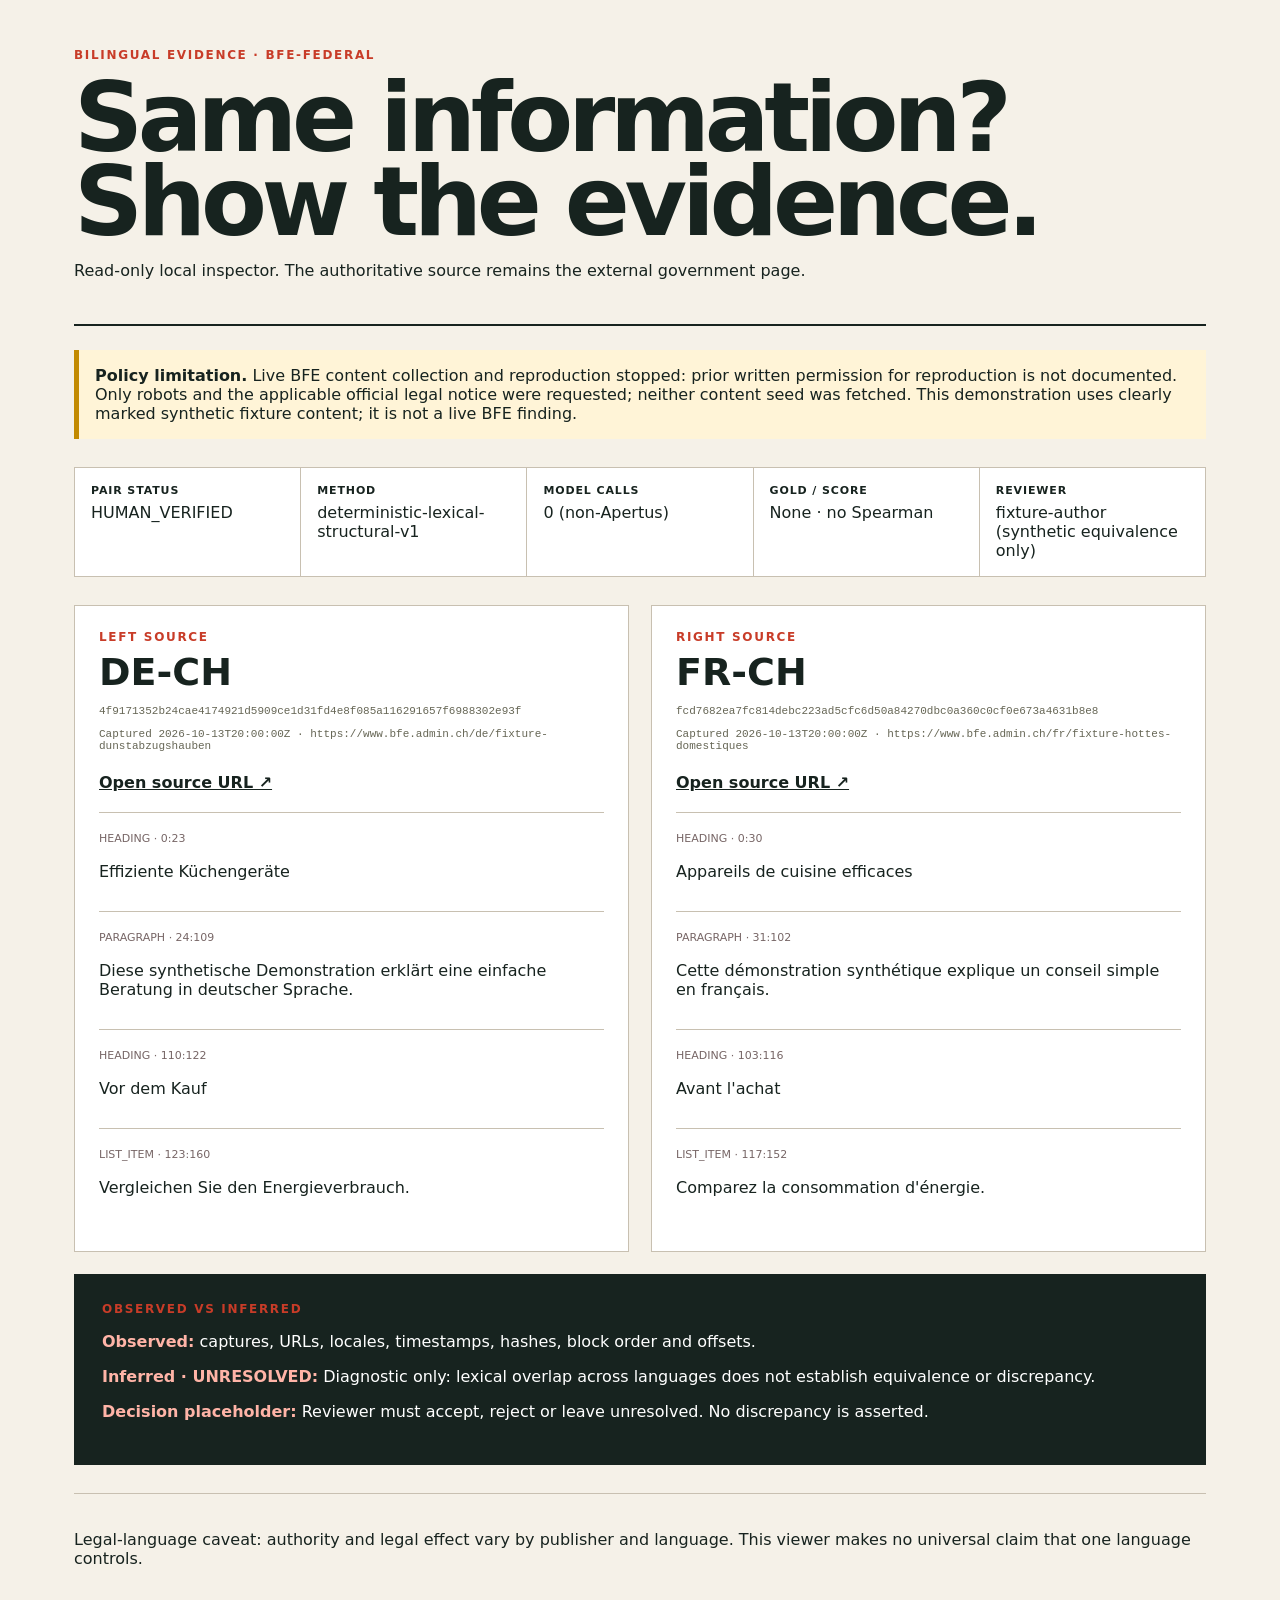
<file: track_2a/live_government_pilot/v1/demo/viewer.html>
<!doctype html><html lang="en"><head><meta charset="utf-8"><meta name="viewport" content="width=device-width,initial-scale=1">
<title>Lost in Switzerland · Evidence viewer</title><style>
:root{--ink:#17231f;--paper:#f5f1e8;--accent:#c83c28;--line:#c8c0b1;font-family:Inter,ui-sans-serif,system-ui,sans-serif}*{box-sizing:border-box}body{margin:0;background:var(--paper);color:var(--ink)}main{max-width:1180px;margin:auto;padding:48px 24px 80px}header{border-bottom:2px solid var(--ink);padding-bottom:28px}.eyebrow,.lang{font-size:12px;text-transform:uppercase;letter-spacing:.14em;font-weight:800;color:var(--accent)}h1{font-size:clamp(48px,8vw,96px);line-height:.88;letter-spacing:-.055em;margin:14px 0}.notice{background:#fff4d7;border-left:5px solid #c28a00;padding:16px;margin:24px 0}.meta{display:grid;grid-template-columns:repeat(auto-fit,minmax(180px,1fr));gap:1px;background:var(--line);border:1px solid var(--line);margin:28px 0}.meta div{background:#fff;padding:16px}.meta b{display:block;font-size:11px;text-transform:uppercase;letter-spacing:.08em;margin-bottom:6px}.columns{display:grid;grid-template-columns:1fr 1fr;gap:22px}.side{background:#fff;border:1px solid var(--line);padding:24px;min-width:0}h2{font-size:38px;margin:6px 0}.hash{font:11px ui-monospace,monospace;overflow-wrap:anywhere;color:#665}.source{display:inline-block;color:var(--ink);font-weight:750;margin:10px 0 20px}.block{border-top:1px solid var(--line);padding:14px 0}.block span{font-size:11px;text-transform:uppercase;color:#766}.analysis{margin-top:22px;background:var(--ink);color:white;padding:28px}.analysis strong{color:#ffb4a7}footer{margin-top:28px;border-top:1px solid var(--line);padding-top:20px}@media(max-width:760px){.columns{grid-template-columns:1fr}}
</style></head><body><main><header><div class="eyebrow">Bilingual evidence · bfe-federal</div><h1>Same information?<br>Show the evidence.</h1><p>Read-only local inspector. The authoritative source remains the external government page.</p></header>
<div class="notice"><strong>Policy limitation.</strong> Live BFE content collection and reproduction stopped: prior written permission for reproduction is not documented. Only robots and the applicable official legal notice were requested; neither content seed was fetched. This demonstration uses clearly marked synthetic fixture content; it is not a live BFE finding.</div>
<section class="meta"><div><b>Pair status</b>HUMAN_VERIFIED</div><div><b>Method</b>deterministic-lexical-structural-v1</div><div><b>Model calls</b>0 (non-Apertus)</div><div><b>Gold / score</b>None · no Spearman</div><div><b>Reviewer</b>fixture-author (synthetic equivalence only)</div></section>
<div class="columns"><section class="side"><div class="lang">Left source</div>
<h2>DE-CH</h2><p class="hash">4f9171352b24cae4174921d5909ce1d31fd4e8f085a116291657f6988302e93f</p>
<p class="hash">Captured 2026-10-13T20:00:00Z · https://www.bfe.admin.ch/de/fixture-dunstabzugshauben</p>
<a class="source" href="https://www.bfe.admin.ch/de/fixture-dunstabzugshauben" rel="noopener noreferrer">Open source URL ↗</a><article class="block"><span>heading · 0:23</span><p>Effiziente Küchengeräte</p></article><article class="block"><span>paragraph · 24:109</span><p>Diese synthetische Demonstration erklärt eine einfache Beratung in deutscher Sprache.</p></article><article class="block"><span>heading · 110:122</span><p>Vor dem Kauf</p></article><article class="block"><span>list_item · 123:160</span><p>Vergleichen Sie den Energieverbrauch.</p></article></section><section class="side"><div class="lang">Right source</div>
<h2>FR-CH</h2><p class="hash">fcd7682ea7fc814debc223ad5cfc6d50a84270dbc0a360c0cf0e673a4631b8e8</p>
<p class="hash">Captured 2026-10-13T20:00:00Z · https://www.bfe.admin.ch/fr/fixture-hottes-domestiques</p>
<a class="source" href="https://www.bfe.admin.ch/fr/fixture-hottes-domestiques" rel="noopener noreferrer">Open source URL ↗</a><article class="block"><span>heading · 0:30</span><p>Appareils de cuisine efficaces</p></article><article class="block"><span>paragraph · 31:102</span><p>Cette démonstration synthétique explique un conseil simple en français.</p></article><article class="block"><span>heading · 103:116</span><p>Avant l&#x27;achat</p></article><article class="block"><span>list_item · 117:152</span><p>Comparez la consommation d&#x27;énergie.</p></article></section></div>
<section class="analysis"><div class="eyebrow">Observed vs inferred</div><p><strong>Observed:</strong> captures, URLs, locales, timestamps, hashes, block order and offsets.</p><p><strong>Inferred · UNRESOLVED:</strong> Diagnostic only: lexical overlap across languages does not establish equivalence or discrepancy.</p><p><strong>Decision placeholder:</strong> Reviewer must accept, reject or leave unresolved. No discrepancy is asserted.</p></section>
<footer><p>Legal-language caveat: authority and legal effect vary by publisher and language. This viewer makes no universal claim that one language controls.</p></footer></main></body></html>
</file>
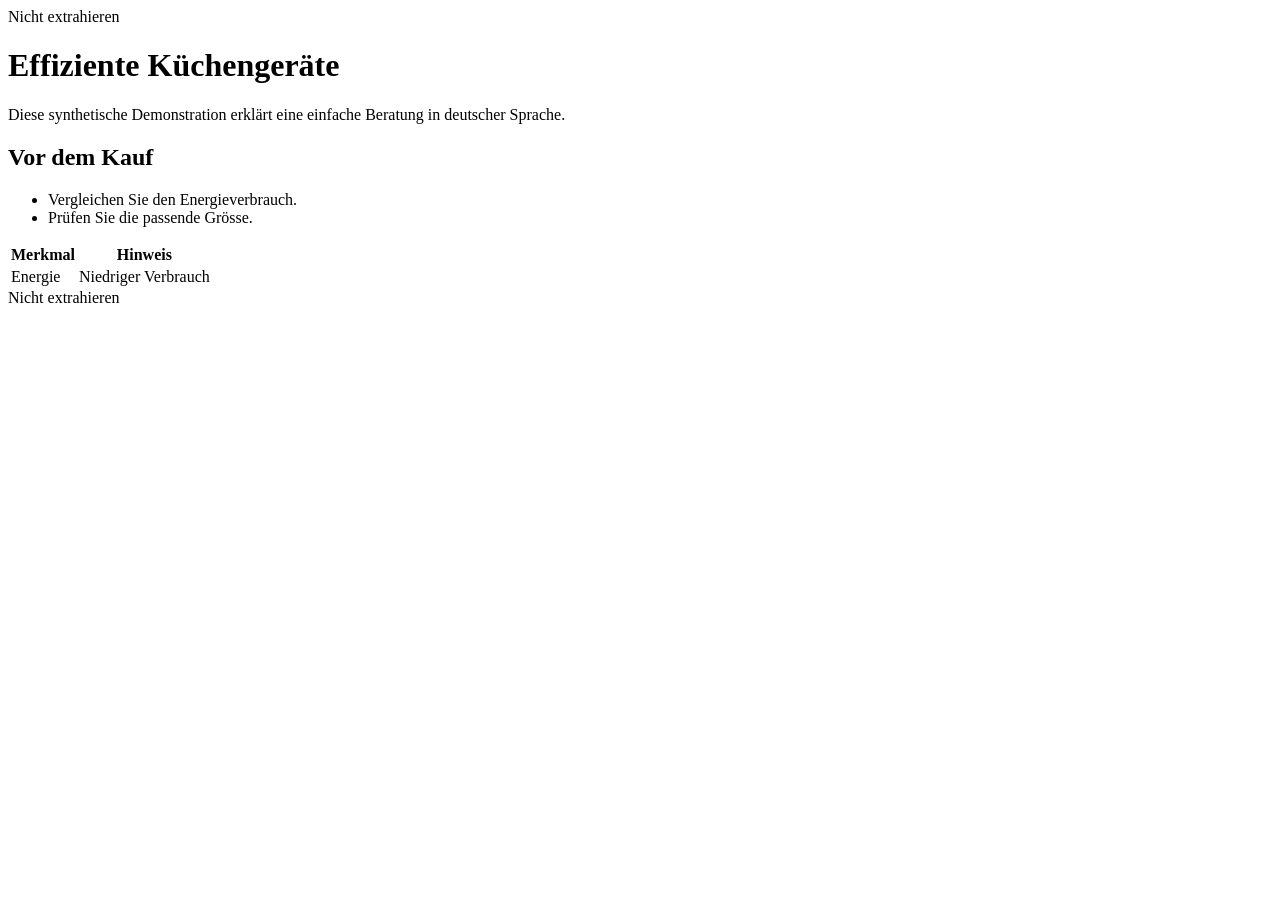
<file: track_2a/tests/fixtures/live_government_pilot/bfe-de.html>
<!doctype html><html lang="de-CH"><head><meta charset="utf-8"><title>Demonstrationsseite</title></head>
<body><header>Nicht extrahieren</header><main><h1>Effiziente Küchengeräte</h1>
<p>Diese synthetische Demonstration erklärt eine einfache Beratung in deutscher Sprache.</p>
<h2>Vor dem Kauf</h2><ul><li>Vergleichen Sie den Energieverbrauch.</li><li>Prüfen Sie die passende Grösse.</li></ul>
<table><tr><th>Merkmal</th><th>Hinweis</th></tr><tr><td>Energie</td><td>Niedriger Verbrauch</td></tr></table>
</main><footer>Nicht extrahieren</footer></body></html>
</file>
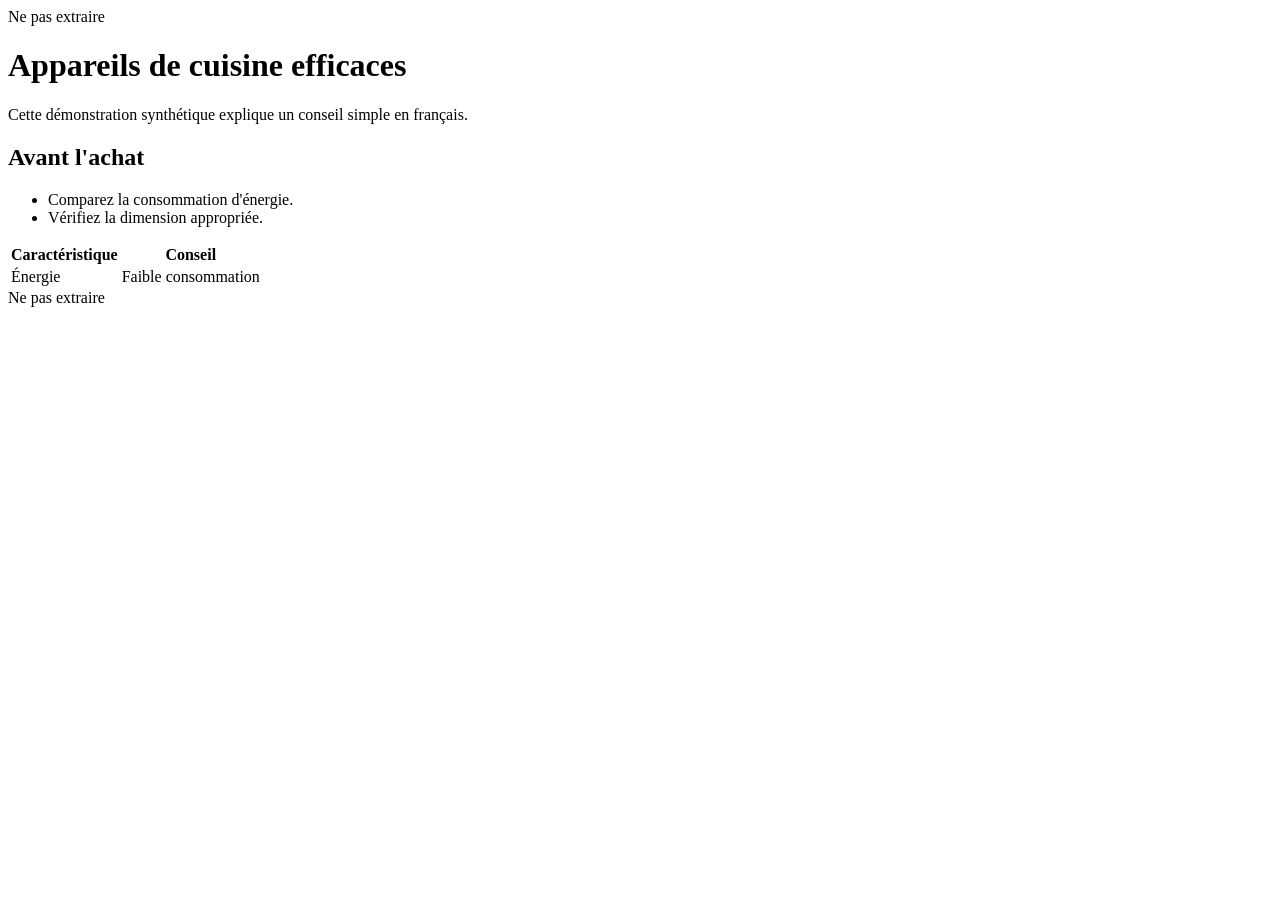
<file: track_2a/tests/fixtures/live_government_pilot/bfe-fr.html>
<!doctype html><html lang="fr-CH"><head><meta charset="utf-8"><title>Page de démonstration</title></head>
<body><header>Ne pas extraire</header><main><h1>Appareils de cuisine efficaces</h1>
<p>Cette démonstration synthétique explique un conseil simple en français.</p>
<h2>Avant l'achat</h2><ul><li>Comparez la consommation d'énergie.</li><li>Vérifiez la dimension appropriée.</li></ul>
<table><tr><th>Caractéristique</th><th>Conseil</th></tr><tr><td>Énergie</td><td>Faible consommation</td></tr></table>
</main><footer>Ne pas extraire</footer></body></html>
</file>
<file: track_2a/web/pages/style.css>
/* Independently implemented. Visual reference: accessibility-red-team control center. */
:root{font-family:Inter,-apple-system,BlinkMacSystemFont,"Segoe UI",sans-serif;font-size:13px;line-height:1.5;color:#1d1d1f;background:#f5f5f7;--ink:#1d1d1f;--muted:#6e6e73;--line:#dedee3;--accent:#0071e3;--warn:#9b4600}*{box-sizing:border-box}body{margin:0;min-width:320px}button,input,select,textarea{font:inherit;color:inherit}button,a,input,select,textarea,summary{outline-offset:3px}button:focus-visible,a:focus-visible,input:focus-visible,select:focus-visible,textarea:focus-visible,summary:focus-visible{outline:3px solid #0071e3}button{background:white;border:1px solid var(--line);border-radius:7px;padding:7px 12px;font-weight:600;font-size:12px;cursor:pointer}button:hover{background:#eeeef2}button:disabled{opacity:.5;cursor:not-allowed}.primary{background:var(--ink);border-color:var(--ink);color:white}.primary:hover{background:#39393c}a{color:var(--accent)}body>aside{position:fixed;inset:0 auto 0 0;width:220px;background:#ececef;border-right:1px solid var(--line);padding:24px 12px;display:flex;flex-direction:column}.brand{font-weight:700;font-size:15px;padding:0 10px 30px;letter-spacing:-.02em}.brand small{display:block;font-size:10px;color:var(--muted);font-weight:500;letter-spacing:0;margin-top:3px}.label,.eyebrow{font-size:10px;text-transform:uppercase;letter-spacing:.07em;color:var(--muted);font-weight:650}.label{padding:0 10px 8px}.nav{display:block;width:100%;border:0;text-align:left;background:transparent;color:#48484a;margin-bottom:4px;padding:8px 11px;font-size:13px;font-weight:500}.nav.active{background:white;color:var(--ink);box-shadow:0 1px 3px #0000000c;font-weight:650}.runtime{margin-top:auto;padding:14px 10px 0;color:var(--muted);font-size:10px}main{margin-left:220px;min-width:0}.toolbar{position:sticky;top:0;z-index:5;min-height:54px;display:flex;align-items:center;justify-content:space-between;gap:12px;padding:10px 26px;border-bottom:1px solid var(--line);background:#f5f5f7f5;backdrop-filter:blur(16px);font-size:12px}.toolbar strong{overflow-wrap:anywhere}.chip{display:inline-block;border:1px solid var(--line);background:#fff9;border-radius:20px;padding:3px 9px;font-size:10px;white-space:nowrap}.content{padding:24px 28px 50px;max-width:1500px;margin:auto}h1{font-size:28px;line-height:1.2;letter-spacing:-.035em;margin:6px 0 12px;font-weight:650}h2{font-size:17px;letter-spacing:-.02em;margin:0 0 12px;font-weight:650}h3{font-size:13px}p{color:var(--muted);margin:8px 0 16px}small{display:block;font-size:10px;color:var(--muted);overflow-wrap:anywhere}.alert{font-size:11px;color:#66666d;background:#ececf1;border:1px solid var(--line);border-radius:7px;padding:9px 12px;margin-bottom:24px}.error{background:#fff0ef;color:#a02420;border:1px solid #e6b9b6;border-radius:7px;padding:12px;margin-bottom:16px}.panel{background:#ffffffdb;border:1px solid var(--line);border-radius:10px;padding:20px;margin:16px 0;box-shadow:0 2px 5px #00000003}.stats{display:grid;grid-template-columns:repeat(4,minmax(0,1fr));gap:10px;margin:20px 0}.stat{padding:15px 17px;border:1px solid var(--line);border-radius:9px;background:#ffffffb8}.stat strong{display:block;font-size:24px;line-height:1.2;letter-spacing:-.04em}.stat span{color:var(--muted);font-size:11px}.actions{display:flex;gap:10px;justify-content:flex-end;margin:18px 0}.filters{display:flex;align-items:center;gap:8px;margin:16px 0 10px}.filters input{max-width:360px}.filters select{width:auto;min-width:140px}.tablewrap{overflow-x:auto;padding:0;margin-top:0}table{width:100%;border-collapse:collapse;text-align:left}th{font-size:10px;text-transform:uppercase;letter-spacing:.04em;font-weight:650;color:var(--muted);background:#fafafa;padding:10px 14px;border-bottom:1px solid var(--line)}td{padding:14px;border-bottom:1px solid var(--line);font-size:12px}tr:last-child td{border:0}tbody tr:hover{background:#0071e306}.case-link{border:0;background:transparent;text-align:left;padding:0;font-size:13px;font-weight:650;color:var(--ink)}.case-link:hover{background:transparent;color:var(--accent)}td small{margin-top:5px}.status{display:inline-flex;align-items:center;gap:7px;font-size:11px;font-weight:600;white-space:nowrap}.status:before{content:'';width:6px;height:6px;border-radius:100%;background:#8e8e93}.status.warning:before{background:#b25000}.status.warning{color:var(--warn)}label{display:block;font-size:12px;margin:14px 0}input:not([type=checkbox]),select,textarea{width:100%;display:block;margin-top:5px;background:white;border:1px solid #cfcfd5;border-radius:7px;padding:9px 10px}input[type=checkbox]{accent-color:#1d1d1f;width:16px;height:16px;flex-shrink:0}textarea{min-height:76px;resize:vertical}form{max-width:720px}form .primary{margin-top:8px}.casehead{display:flex;align-items:center;justify-content:space-between;gap:20px;margin:24px 0 14px}.casehead h1{margin:5px 0 7px}.casehead p{font-size:11px}.case-tabs{display:flex;gap:4px;overflow-x:auto;border-bottom:1px solid var(--line);margin-bottom:24px}.case-tabs button{background:transparent;border:0;border-radius:0;border-bottom:2px solid transparent;padding:11px 13px;color:var(--muted);white-space:nowrap}.case-tabs button[aria-current=page]{color:var(--ink);border-bottom-color:var(--ink)}.workbody{display:grid;grid-template-columns:minmax(0,1fr) 280px;border:1px solid var(--line);background:#ffffffcf;border-radius:10px;overflow:hidden;min-height:430px}.workmain{padding:24px}.workmain h1{font-size:21px}.workmain .stat{padding:12px}.workmain .stat strong{font-size:20px}.inspector{padding:24px 18px;background:#f8f8fa;border-left:1px solid var(--line)}.inspector h2{font-size:12px}.inspectrow{display:flex;align-items:start;justify-content:space-between;gap:12px;font-size:11px;border-bottom:1px solid var(--line);padding:11px 0}.inspectrow span{color:var(--muted)}.inspectrow b{text-align:right;font-weight:550}.inspector p{font-size:11px;margin-top:20px}.workflow{display:flex;padding:0;margin:32px 0;list-style:none}.workflow li{flex:1;text-align:center;font-size:11px;color:var(--muted);border-top:2px solid #dddde2;padding-top:12px}.workflow li.current{color:var(--accent);border-color:var(--accent);font-weight:650}.directory-row{display:flex;align-items:center;gap:15px;justify-content:space-between;border-top:1px solid var(--line);padding:13px 0;margin:0}.directory-row>span,.directory-row>div{flex:1;min-width:0}.directory-row strong{font-size:12px}.directory-row small{margin-top:4px}.directory-row button{flex-shrink:0}summary{cursor:pointer;font-weight:650;padding:3px 0 10px}blockquote{font-size:15px;background:#f6f6f8;border-left:3px solid #c7c7ce;padding:14px 18px;margin:16px 0;overflow-wrap:anywhere}.finding{border-left:3px solid #b25000}.finding[data-state=confirmed]{border-left-color:#248a3d}.finding[data-state=rejected]{border-left-color:#8e8e93}.evidence{overflow-wrap:anywhere}.evidence pre,pre{white-space:pre-wrap;overflow-wrap:anywhere;font:11px/1.7 ui-monospace,SFMono-Regular,monospace}.evidence>small{margin-bottom:12px}.activity-row{display:grid;grid-template-columns:170px 1fr;gap:18px;font-size:12px;padding:13px 0;border-bottom:1px solid var(--line)}.activity-row time{color:var(--muted);font-size:11px}.empty{text-align:center;padding:30px}[hidden]{display:none!important}@media(max-width:1000px){.workbody{grid-template-columns:1fr}.inspector{border-left:0;border-top:1px solid var(--line)}.stats{grid-template-columns:repeat(2,minmax(0,1fr))}}@media(max-width:760px){body>aside{position:static;width:auto;padding:14px 16px;display:block}.brand{padding:0 0 12px}.label,.runtime{display:none}#navigation{display:flex;gap:6px;overflow:auto}.nav{width:auto;white-space:nowrap;font-size:12px;margin:0}main{margin-left:0}.toolbar{padding:10px 16px;flex-wrap:wrap}.content{padding:18px 16px 35px}.casehead{align-items:start;flex-direction:column;gap:5px}h1{font-size:25px}.filters{flex-wrap:wrap}.filters input{max-width:none}.tablewrap table{min-width:560px}.directory-row{flex-wrap:wrap}.directory-row>div{flex-basis:65%}.workmain{padding:18px}.panel{padding:16px}.tablewrap{padding:0}.activity-row{grid-template-columns:1fr;gap:4px}.case-tabs{margin-bottom:20px}.alert{margin-bottom:20px}.stat{padding:12px}.inspector{padding:18px}form{max-width:none}}@media(prefers-reduced-motion:reduce){*{scroll-behavior:auto!important}}
/* Independently drawn theatre character: no external images or scripts. */
.theatre-stage{background:#111114;color:#f3f3f5;border:1px solid #292932;border-radius:12px;padding:24px;margin:20px 0}.theatre-badge{font:11px ui-monospace,monospace;color:#7fd3ff;letter-spacing:.08em}.theatre-scene{display:flex;align-items:center;gap:38px;min-height:260px;justify-content:center}.speech{background:#20242c;border:1px solid #48687b;border-radius:18px 18px 18px 3px;padding:24px;color:#b9e6ff;font-size:20px;max-width:480px;line-height:1.5}.theatre-status{color:#bec1cc;font:12px/1.6 ui-monospace,monospace}.theatre-stage button{background:#25252c;color:#f3f3f5;border-color:#4b4b57}.theatre-man{position:relative;width:100px;height:160px;flex-shrink:0;color:#7fd3ff;transform:rotate(-4deg)}.theatre-man span{position:absolute;display:block;background:currentColor}.man-head{width:27px;height:30px;border-radius:50%;left:35px;top:28px}.man-hat{width:48px;height:8px;top:23px;left:24px;transform:rotate(-8deg)}.man-hat:before{content:'';position:absolute;background:currentColor;width:27px;height:20px;left:10px;bottom:3px;border-radius:5px 5px 0 0}.man-body{width:10px;height:51px;left:43px;top:60px;transform:rotate(10deg)}.man-arm{width:44px;height:7px;left:45px;top:76px;transform:rotate(-22deg)}.man-leg{width:8px;height:49px;left:35px;top:107px;transform:rotate(14deg)}.man-leg:after{content:'';position:absolute;width:8px;height:49px;background:currentColor;left:20px;transform:rotate(-25deg)}.man-stick{width:5px;height:84px;left:85px;top:72px;border-radius:4px}.pose-1 .man-arm{transform:rotate(-55deg)}.pose-2{transform:rotate(5deg)}.pose-2 .man-arm{transform:rotate(15deg)}@media(max-width:600px){.theatre-scene{gap:18px;min-height:290px}.speech{font-size:16px;padding:16px}.theatre-stage{padding:16px}.theatre-man{transform:scale(.85);width:85px}}
/* Skippable, keyboard-accessible introduction. Native dialog contains focus. */
#guidance{position:fixed;inset:auto 24px 24px auto;width:min(460px,calc(100vw - 32px));max-height:calc(100dvh - 32px);overflow:auto;margin:0;padding:26px;border:1px solid var(--line);border-radius:14px;background:white;color:var(--ink);box-shadow:0 18px 70px #0003}#guidance::backdrop{background:#18182636}#guidance h2{font-size:23px;line-height:1.25;letter-spacing:-.03em}#guidance p,#guidance li{font-size:14px;line-height:1.65}#guidance ol{padding-left:20px}#guidance li{margin:9px 0}#guidance .actions{margin:18px 0 12px}#guidance small{display:block;color:var(--muted)}#guidance progress{width:100%;height:5px;accent-color:var(--accent);margin:16px 0}#guidance label{display:flex;align-items:center;gap:8px}#guidance input{width:auto}#guidance .alert{margin:16px 0}@media(max-width:600px){#guidance{inset:auto 16px 16px;padding:20px;max-height:55dvh}}
</file>
